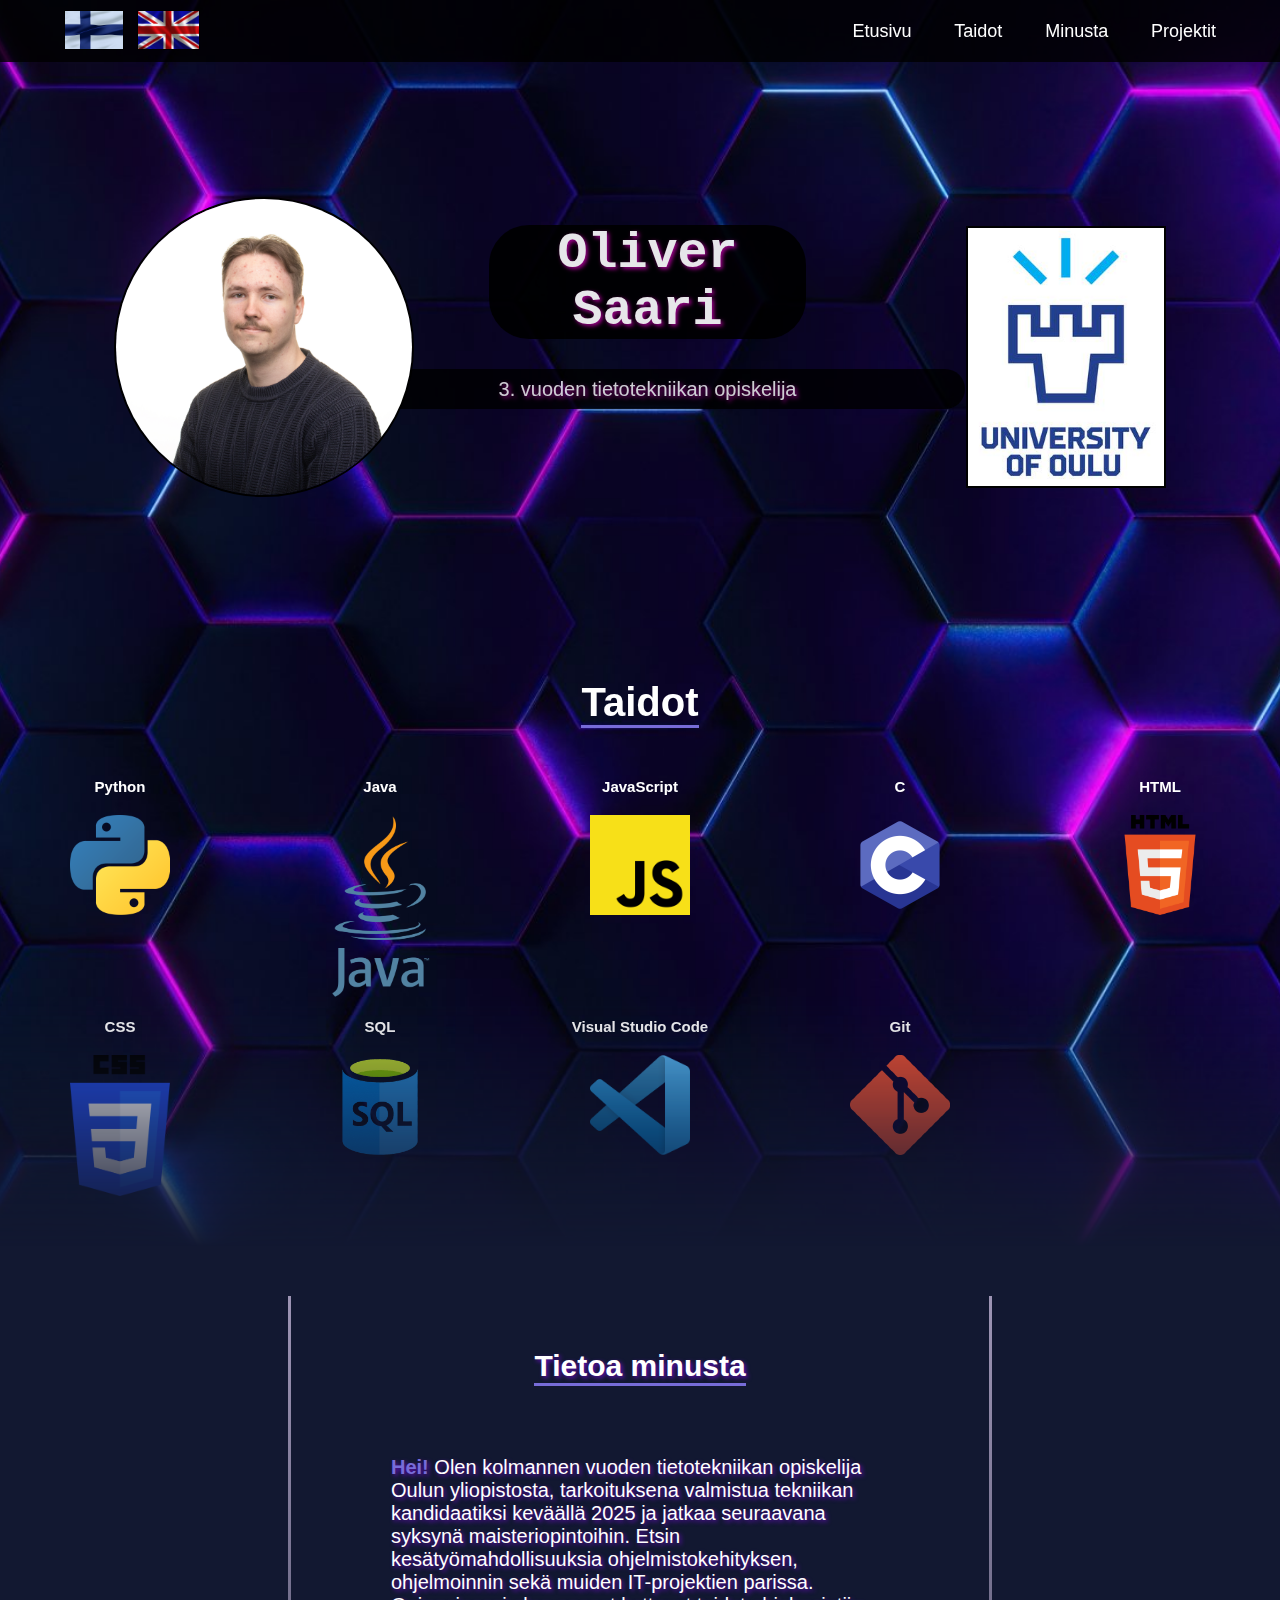
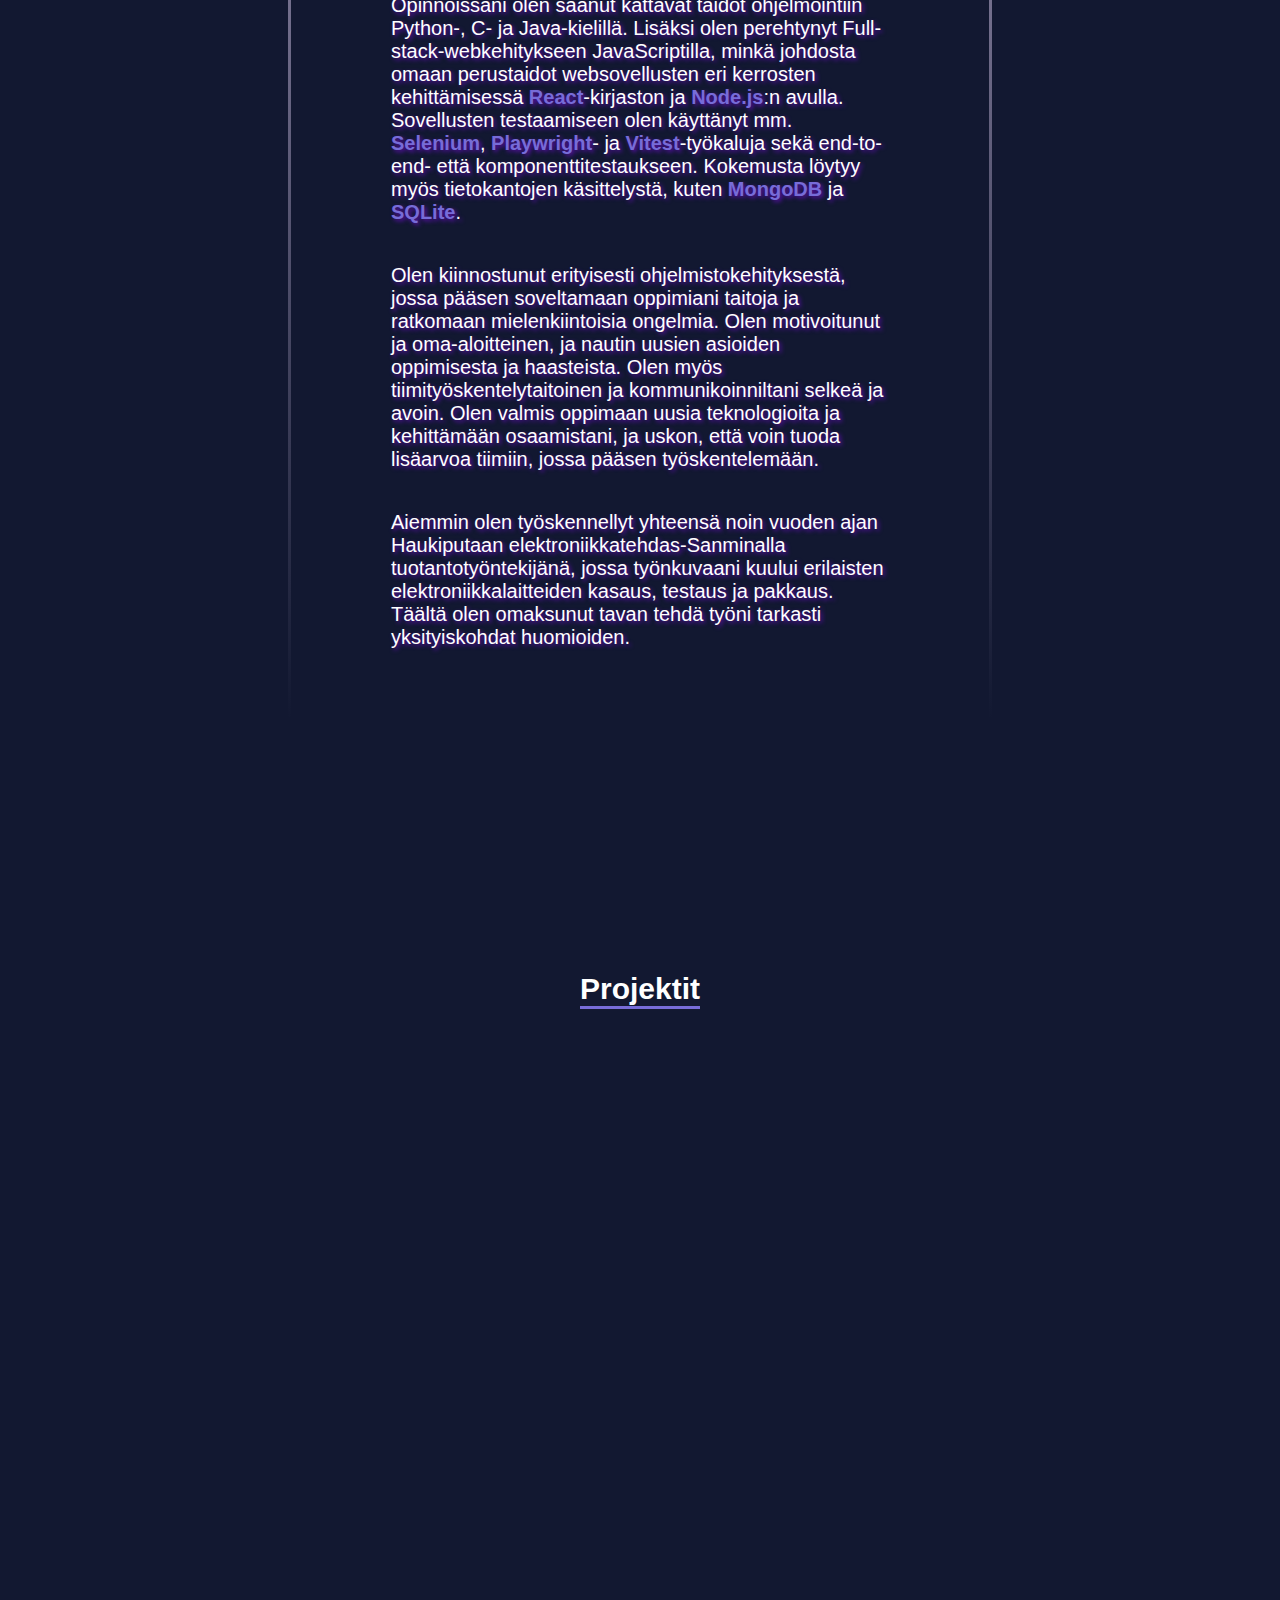
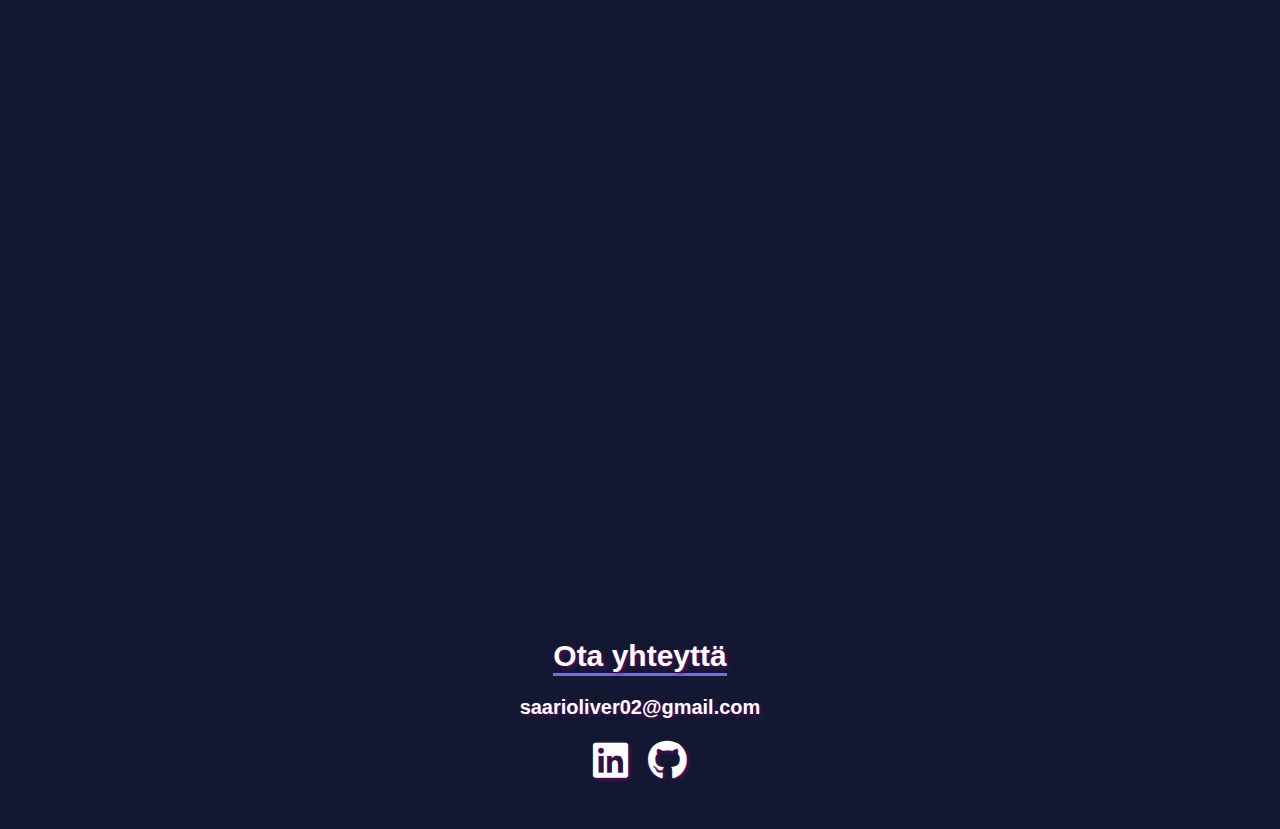
<file: index.html>
<!DOCTYPE html>
<html lang="en">
<head>
  <meta charset="UTF-8">
  <meta name="viewport" content="width=device-width, initial-scale=1.0">
  <link rel="stylesheet" href="https://cdnjs.cloudflare.com/ajax/libs/font-awesome/6.5.2/css/all.min.css">
  <link rel="stylesheet" href="style.css">
  <title>Portfolio | Oliver Saari</title>
</head>
<body>
  <header>
    <div class="languages">
      <a href="index.html" target="_self">
        <img src="./img/finnish-flag.jpg" alt="Finnish flag" class="finnish-flag">
      </a>
      <a href="english.html" target="_self">
        <img src="./img/english-flag.webp" alt="English flag" class="english-flag">
      </a>
    </div>

    <nav>
        <a href="#home" > Etusivu</a>
        <a href="#skills" >Taidot</a>
        <a href="#about" >Minusta</a>
        <a href="#projects" >Projektit</a>
    </nav>
  </header>
  <section class="upper-part">
    <section class="gradient">
      <section class="hero" id="home">
        <div class="intro">
          <img src="./img/main.jpg" alt="Picture of me" class="profile-img">
          <div class="intro-content">
            <h1>Oliver Saari</h1>
            <p>3. vuoden tietotekniikan opiskelija</p>
          </div>
          <img src="./img/UniOulu.jpg" alt="University of Oulu Logo" class="UniOulu">
        </div>
      </section>

      <section  class="skills" id="skills">
        <h2 class="skills-title">Taidot</h2>
        <div class="skills-content">

          <div class ="distinct-skill">
            <h3>Python</h3>
            <img src="./img/python.jpg" alt="Python Logo">
          </div>

          <div class ="distinct-skill">
            <h3>Java</h3>
            <img src="./img/java.jpg" alt="Java Logo">
          </div>
          <div class ="distinct-skill">
            <h3>JavaScript</h3>
            <img src="./img/javascript.jpg" alt="JavaScript Logo">
          </div>

          <div class ="distinct-skill">
            <h3>C</h3>
            <img src="./img/c.jpg" alt="C Logo">
          </div>

          <div class ="distinct-skill">
            <h3>HTML</h3>
            <img src="./img/html.jpg" alt="HTML Logo">
          </div>

          <div class ="distinct-skill">
            <h3>CSS</h3>
            <img src="./img/css.jpg" alt="CSS Logo">
          </div>

          <div class ="distinct-skill">
            <h3>SQL</h3>
            <img src="./img/sql.png" alt="SQL Logo">
          </div>

          <div class ="distinct-skill">
            <h3>Visual Studio Code</h3>
            <img src="./img/vscode.jpg" alt="VS Code Logo">
          </div>

          <div class ="distinct-skill">
            <h3>Git</h3>
            <img src="./img/git.jpg" alt="Git Logo">
          </div>

        </div>
      </section>
    </section>

    <section class="about" id="about">
      <div class="about-content">
        <h2>Tietoa minusta</h2>
        <p><span>Hei!</span> Olen kolmannen vuoden tietotekniikan opiskelija Oulun yliopistosta, tarkoituksena valmistua tekniikan kandidaatiksi keväällä 2025 ja jatkaa seuraavana syksynä maisteriopintoihin.
          Etsin kesätyömahdollisuuksia ohjelmistokehityksen, ohjelmoinnin sekä muiden IT-projektien parissa.
          Opinnoissani olen saanut kattavat taidot ohjelmointiin Python-, C- ja Java-kielillä. Lisäksi olen perehtynyt Full-stack-webkehitykseen
          JavaScriptilla, minkä johdosta omaan perustaidot websovellusten eri kerrosten kehittämisessä <span>React</span>-kirjaston ja <span>Node.js</span>:n avulla.
          Sovellusten testaamiseen olen käyttänyt mm. <span>Selenium</span>, <span>Playwright</span>- ja <span>Vitest</span>-työkaluja sekä end-to-end- että komponenttitestaukseen.
          Kokemusta löytyy myös tietokantojen käsittelystä, kuten <span>MongoDB</span> ja <span>SQLite</span>.
       </p>
       <p>
         Olen kiinnostunut erityisesti ohjelmistokehityksestä, jossa pääsen soveltamaan oppimiani taitoja ja ratkomaan mielenkiintoisia ongelmia.
         Olen motivoitunut ja oma-aloitteinen, ja nautin uusien asioiden oppimisesta ja haasteista. Olen myös tiimityöskentelytaitoinen ja
         kommunikoinniltani selkeä ja avoin. Olen valmis oppimaan uusia teknologioita ja kehittämään osaamistani, ja uskon, että voin tuoda
         lisäarvoa tiimiin, jossa pääsen työskentelemään.  
       </p>
        <p>
          Aiemmin olen työskennellyt yhteensä noin vuoden ajan Haukiputaan elektroniikkatehdas-Sanminalla tuotantotyöntekijänä,
          jossa työnkuvaani kuului erilaisten elektroniikkalaitteiden kasaus, testaus ja pakkaus.
           Täältä olen omaksunut tavan tehdä työni tarkasti yksityiskohdat huomioiden.
        </p>
      </div>
    </section>

    <section class="projects" id="projects">
      <h2>Projektit</h2>
      <div class="projects-content">
        <a class="project-item" href="https://github.com/saarol2/Tamagotchi" target="_blank">
          <img src="./img/tamagotchi.jpg" alt="Tamagotchi image" class="project-img">
          <figcaption>Tamagotchi (C)</figcaption>
        </a>

        <a class="project-item" href="https://github.com/saarol2/bloglist-web-application" target="_blank">
          <img src="./img/bloglist.jpg" alt="Bloglist web application image" class="project-img">
          <figcaption>Bloglist-verkkosovellus (JavaScript)</figcaption>
        </a>

        <a class="project-item" href="https://github.com/saarol2/programming-3" target="_blank">
          <img src="./img/rest-api.jfif" alt="Rest API image" class="project-img">
          <figcaption>Chat-Server API (Java)</figcaption>
        </a>

        <a class="project-item" href="https://github.com/saarol2/Phonebook-web-application" target="_blank">
          <img src="./img/phonebook.jpg" alt="Phonebook app image" class="project-img">
          <figcaption>Puhelinluettelo-verkkosovellus (JavaScript)</figcaption>
        </a>

        <a class="project-item" href="https://github.com/saarol2/Introduction-to-XR-Systems" target="_blank">
          <img src="./img/VRMinigolf.png" alt="Minigolf game image" class="project-img">
          <figcaption>VR Minigolfpeli (Unity/C#)</figcaption>
        </a>

        <a class="project-item" href="https://github.com/saarol2/Minesweeper" target="_blank">
          <img src="./img/minesweeper.jpg" alt="Minesweeper image" class="project-img" >
          <figcaption>Miinaharava (Python)</figcaption>
        </a>

        <a class="project-item" href="https://github.com/saarol2/Programming-2-projects/tree/main/Hangman" target="_blank">
          <img src="./img/hangman.webp" alt="Hangman application image" class="project-img">
          <figcaption>Hirsipuupeli (Java)</figcaption>
        </a>

        <a class="project-item" href="https://github.com/saarol2/saarol2.github.io" target="_blank">
          <img src="./img/portfolio.webp" alt="My portfolio application image" class="project-img">
          <figcaption>Tämä portfolio (HTML/CSS/JavaScript)</figcaption>
        </a>
      </div>
    </section>
  </section>

  <script>
    document.addEventListener('DOMContentLoaded', function () {
      const projectItems = document.querySelectorAll('.project-item');
      const upperPart = document.querySelector('.upper-part');
      const sections = document.querySelector('.gradient');

      function checkVisibility() {
        let anyVisible = false;

        projectItems.forEach(item => {
          const rect = item.getBoundingClientRect();
          const isVisible = rect.top < window.innerHeight && rect.bottom >= 0;

          if (isVisible) {
            item.classList.add('show');
            anyVisible = true;
          } else {
            item.classList.remove('show');
          }
        });

        if (anyVisible) {
          upperPart.classList.add('show');
          sections.forEach(section => section.classList.add('show'));
        } else {
          upperPart.classList.remove('show');
          sections.forEach(section => section.classList.remove('show'));
        }
      }

      window.addEventListener('scroll', checkVisibility);
      checkVisibility();
    });
  </script>

  <footer class="footer">
    <h2>Ota yhteyttä</h2>
    <h3>saarioliver02@gmail.com</h3>
    <div class="social-icons">
      <a class="social-icon" href="https://www.linkedin.com/in/oliver-saari-743a13331/" target="_blank">
        <i class="fa-brands fa-linkedin"></i>
      </a>
      <a class="social-icon" href="https://github.com/saarol2">
        <i class="fa-brands fa-github"></i>
      </a>
  </div>
</footer>
</body>
</html>
</file>
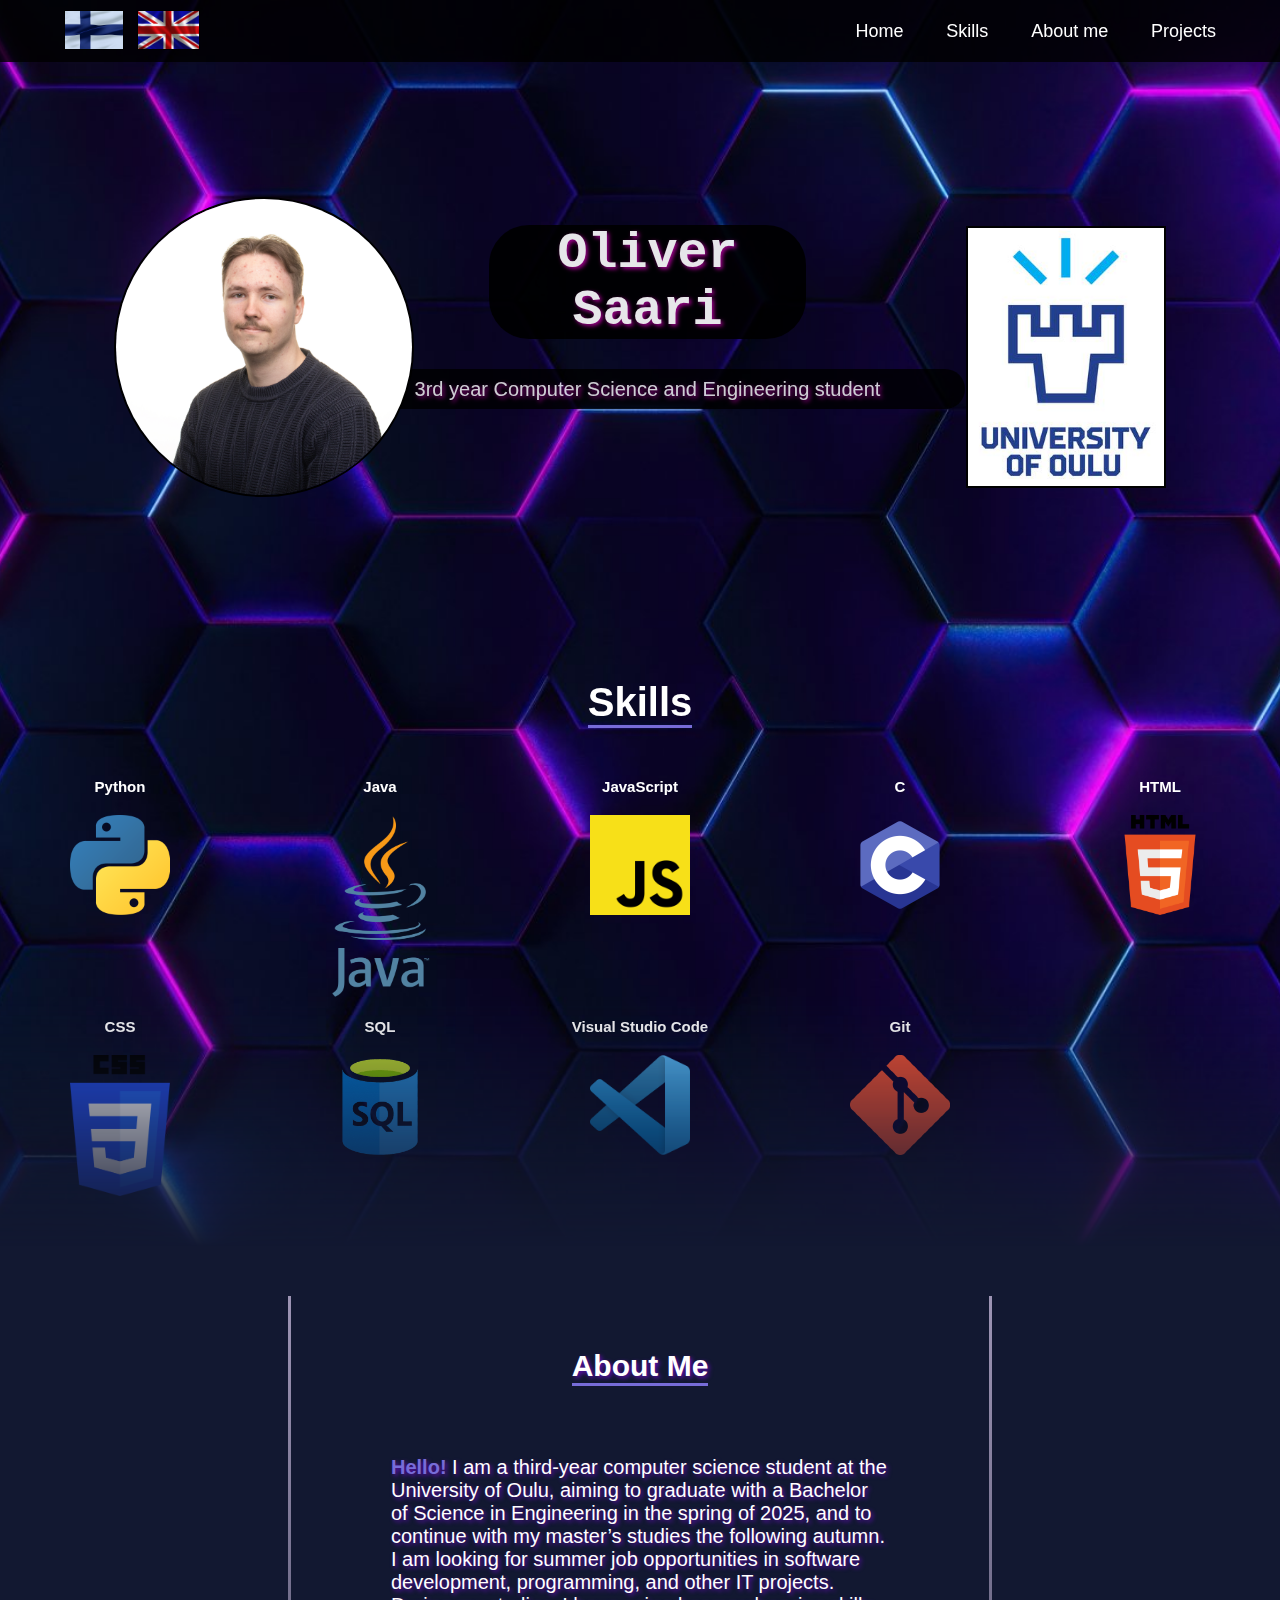
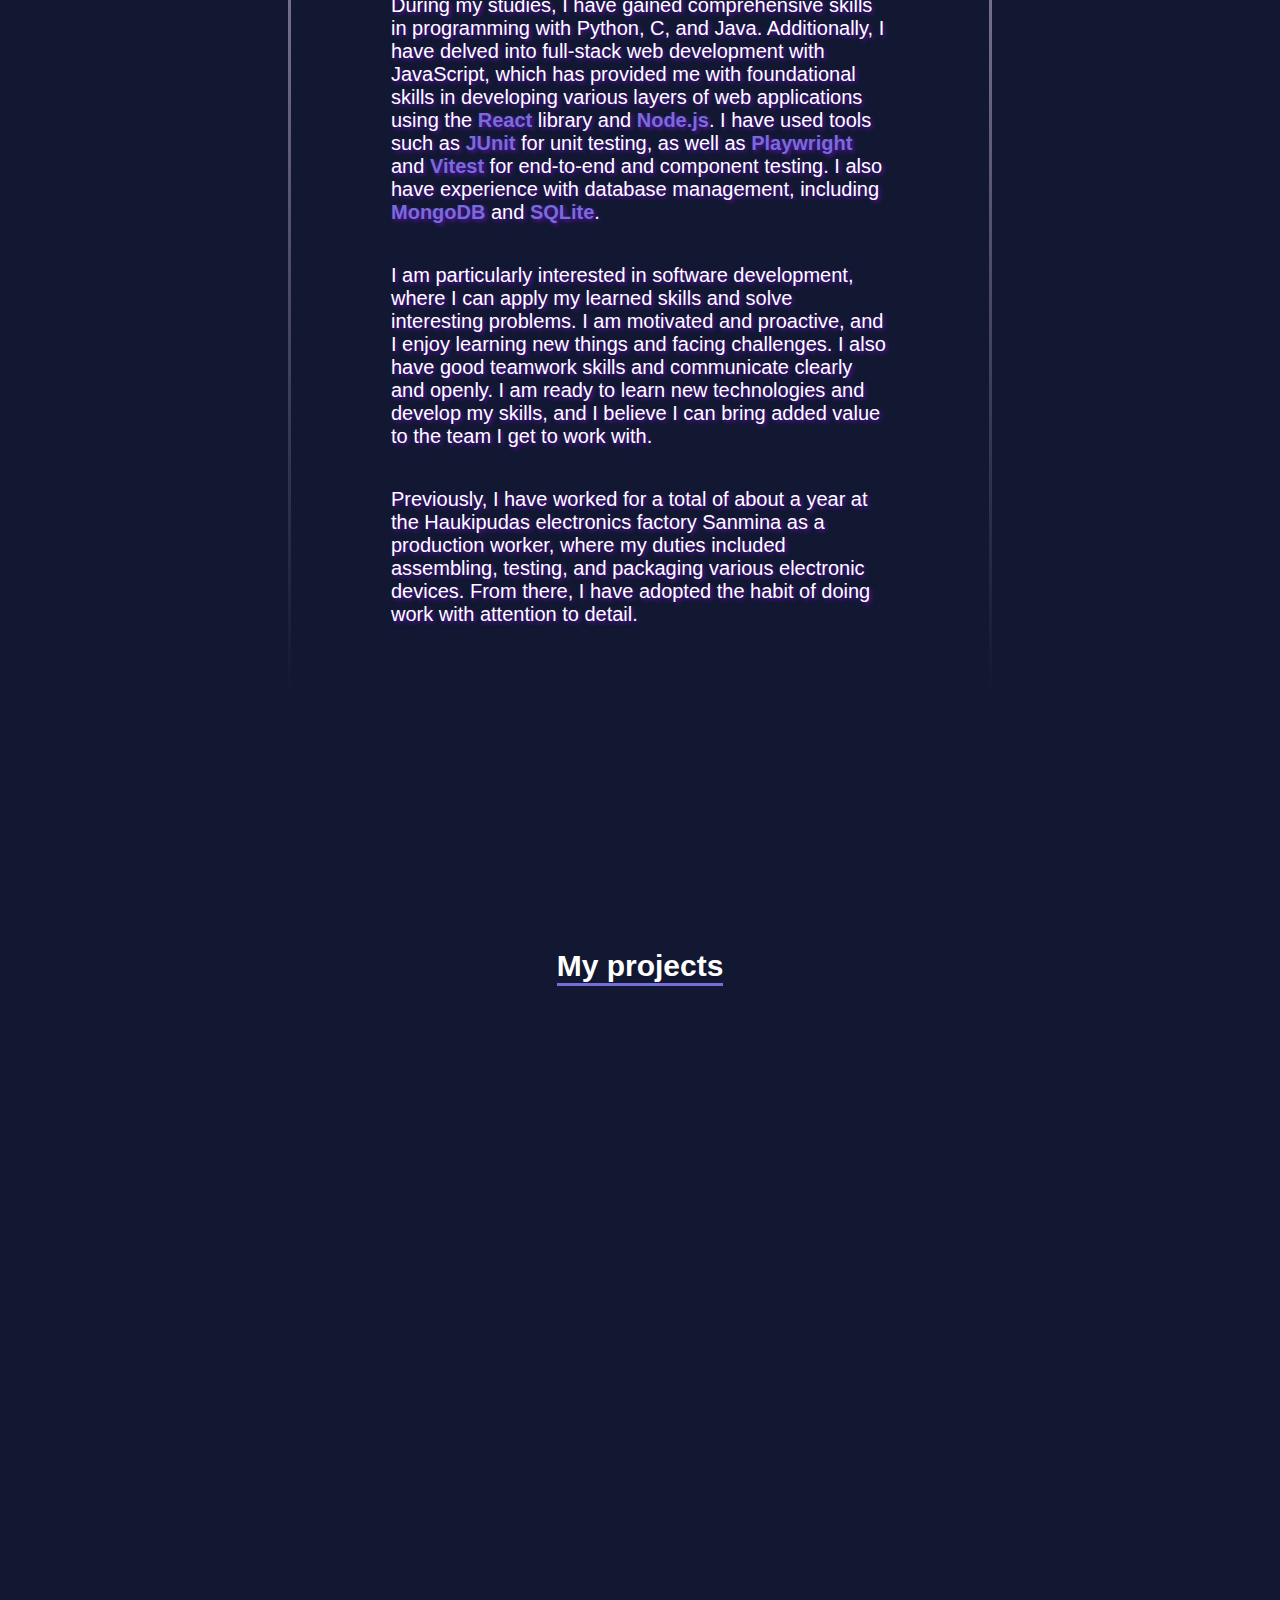
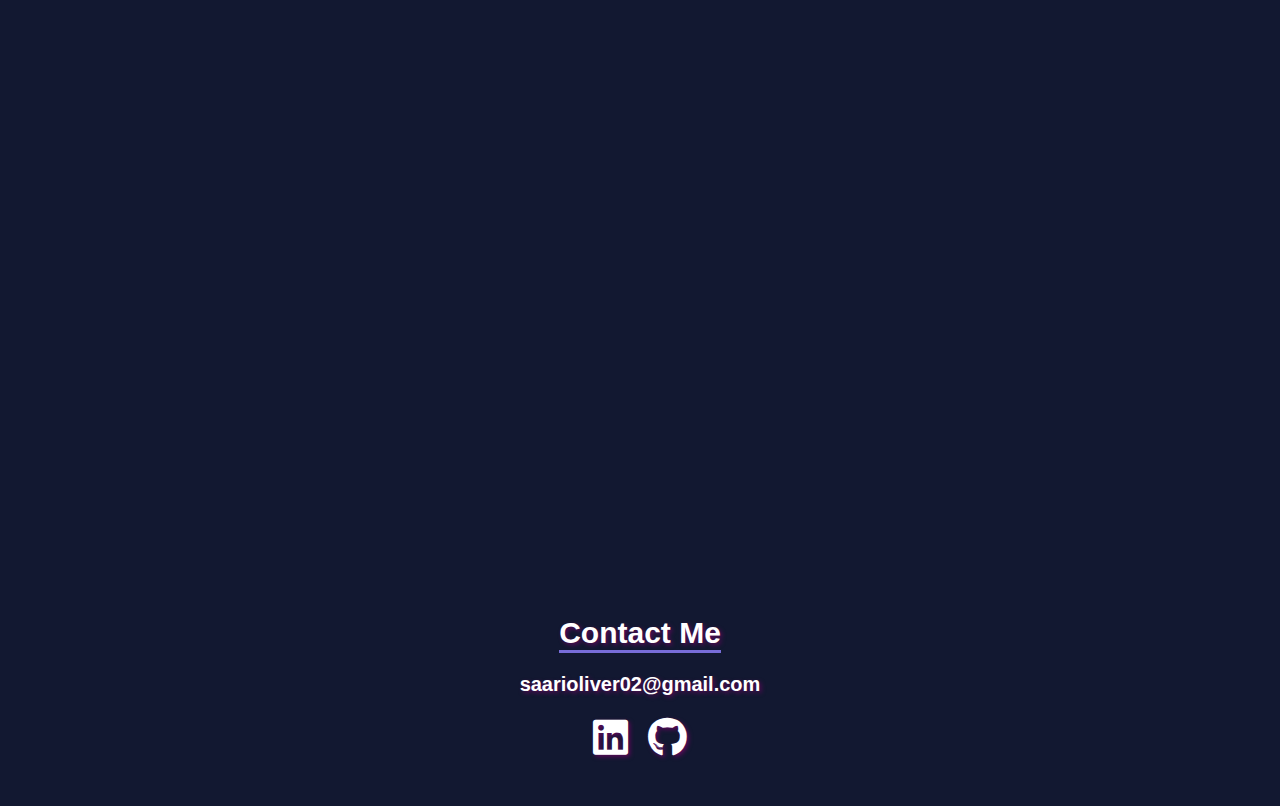
<file: english-page.html>
<!DOCTYPE html>
<html lang="en">
<head>
  <meta charset="UTF-8">
  <meta name="viewport" content="width=device-width, initial-scale=1.0">
  <link rel="stylesheet" href="https://cdnjs.cloudflare.com/ajax/libs/font-awesome/6.5.2/css/all.min.css">
  <link rel="stylesheet" href="style.css">
  <title>Portfolio | Oliver Saari</title>
</head>
<body>
  <header>
    <div class="languages">
      <a href="index.html" target="_self">
        <img src="./img/finnish-flag.jpg" alt="Finnish flag" class="finnish-flag">
      </a>
      <a href="english-page.html" target="_self">
        <img src="./img/english-flag.webp" alt="English flag" class="english-flag">
      </a>
    </div>

    <nav>
        <a href="#home" > Home</a>
        <a href="#skills" >Skills</a>
        <a href="#about" >About me</a>
        <a href="#projects" >Projects</a>
    </nav>
  </header>
  <section class="upper-part">
    <section class="gradient">
      <section class="hero" id="home">
        <div class="intro">
          <img src="./img/main.jpg" alt="Picture of me" class="profile-img">
          <div class="intro-content">
            <h1>Oliver Saari</h1>
            <p>3rd year Computer Science and Engineering student</p>
          </div>
          <img src="./img/UniOulu.jpg" alt="University of Oulu Logo" class="UniOulu">
        </div>
      </section>

      <section  class="skills" id="skills">
        <h2 class="skills-title">Skills</h2>
        <div class="skills-content">

          <div class ="distinct-skill">
            <h3>Python</h3>
            <img src="./img/python.jpg" alt="Python Logo">
          </div>

          <div class ="distinct-skill">
            <h3>Java</h3>
            <img src="./img/java.jpg" alt="Java Logo">
          </div>
          <div class ="distinct-skill">
            <h3>JavaScript</h3>
            <img src="./img/javascript.jpg" alt="JavaScript Logo">
          </div>

          <div class ="distinct-skill">
            <h3>C</h3>
            <img src="./img/c.jpg" alt="C Logo">
          </div>

          <div class ="distinct-skill">
            <h3>HTML</h3>
            <img src="./img/html.jpg" alt="HTML Logo">
          </div>

          <div class ="distinct-skill">
            <h3>CSS</h3>
            <img src="./img/css.jpg" alt="CSS Logo">
          </div>

          <div class ="distinct-skill">
            <h3>SQL</h3>
            <img src="./img/sql.png" alt="SQL Logo">
          </div>

          <div class ="distinct-skill">
            <h3>Visual Studio Code</h3>
            <img src="./img/vscode.jpg" alt="VS Code Logo">
          </div>

          <div class ="distinct-skill">
            <h3>Git</h3>
            <img src="./img/git.jpg" alt="Git Logo">
          </div>

        </div>
      </section>
    </section>

    <section class="about" id="about">
      <div class="about-content">
        <h2>About Me</h2>
        <p><span>Hello!</span> I am a third-year computer science student at the University of Oulu, aiming to graduate with a Bachelor of Science in Engineering in the spring of 2025, and to continue with my master’s studies the following autumn.
          I am looking for summer job opportunities in software development, programming, and other IT projects.
          During my studies, I have gained comprehensive skills in programming with Python, C, and Java. Additionally, I have delved into full-stack web development
          with JavaScript, which has provided me with foundational skills in developing various layers of web applications using the <span>React</span> library and <span>Node.js</span>.
          I have used tools such as <span>JUnit</span> for unit testing, as well as <span>Playwright</span> and <span>Vitest</span> for end-to-end and component testing. I also have experience with database management, including <span>MongoDB</span> and <span>SQLite</span>.
        </p>
        <p>
         I am particularly interested in software development, where I can apply my learned skills and solve interesting problems.
         I am motivated and proactive, and I enjoy learning new things and facing challenges. I also have good teamwork skills and
         communicate clearly and openly. I am ready to learn new technologies and develop my skills, and I believe I can bring
         added value to the team I get to work with.
        </p>
        <p>
          Previously, I have worked for a total of about a year at the Haukipudas electronics factory Sanmina as a production worker, where my duties included assembling, testing, and packaging various electronic devices.
           From there, I have adopted the habit of doing work with attention to detail.
        </p>
      </div>
    </section>

    <section class="projects" id="projects">
      <h2>My projects</h2>
      <div class="projects-content">
        <a class="project-item" href="https://github.com/saarol2/Tamagotchi" target="_blank">
          <img src="./img/tamagotchi.jpg" alt="Tamagotchi image" class="project-img">
          <figcaption>Tamagotchi (C)</figcaption>
        </a>

        <a class="project-item" href="https://github.com/saarol2/bloglist-frontend" target="_blank">
          <img src="./img/bloglist.jpg" alt="Bloglist web application image" class="project-img">
          <figcaption>Bloglist web application (JavaScript)</figcaption>
        </a>

        <a class="project-item" href="https://github.com/saarol2/programming-3" target="_blank">
          <img src="./img/rest-api.jfif" alt="Rest API image" class="project-img">
          <figcaption>Chat Server API (Java)</figcaption>
        </a>

        <a class="project-item" href="https://github.com/saarol2/Full-Stack-Open-part3" target="_blank">
          <img src="./img/phonebook.jpg" alt="Phonebook app image" class="project-img">
          <figcaption>Phonebook web application (JavaScript)</figcaption>
        </a>

        <a class="project-item" href="https://github.com/saarol2/Minesweeper" target="_blank">
          <img src="./img/minesweeper.jpg" alt="Minesweeper image" class="project-img" >
          <figcaption>Minesweeper (Python)</figcaption>
        </a>

        <a class="project-item" href="https://github.com/saarol2/Programming-2-projects/tree/main/Hangman" target="_blank">
          <img src="./img/hangman.webp" alt="Hangman application image" class="project-img">
          <figcaption>Hangman (Java)</figcaption>
        </a>

        <a class="project-item" href="https://github.com/saarol2/saarol2.github.io" target="_blank">
          <img src="./img/portfolio.webp" alt="My portfolio application image" class="project-img">
          <figcaption>This portfolio (HTML/CSS/JavaScript)</figcaption>
        </a>
      </div>
    </section>
  </section>

  <script>
    document.addEventListener('DOMContentLoaded', function () {
      const projectItems = document.querySelectorAll('.project-item');
      const upperPart = document.querySelector('.upper-part');
      const sections = document.querySelector('.gradient');

      function checkVisibility() {
        let anyVisible = false;

        projectItems.forEach(item => {
          const rect = item.getBoundingClientRect();
          const isVisible = rect.top < window.innerHeight && rect.bottom >= 0;

          if (isVisible) {
            item.classList.add('show');
            anyVisible = true;
          } else {
            item.classList.remove('show');
          }
        });

        if (anyVisible) {
          upperPart.classList.add('show');
          sections.forEach(section => section.classList.add('show'));
        } else {
          upperPart.classList.remove('show');
          sections.forEach(section => section.classList.remove('show'));
        }
      }

      window.addEventListener('scroll', checkVisibility);
      checkVisibility();
    });
  </script>

  <footer class="footer">
    <h2>Contact Me</h2>
    <h3>saarioliver02@gmail.com</h3>
    <div class="social-icons">
      <a class="social-icon" href="https://www.linkedin.com/in/oliver-saari-743a13331/" target="_blank">
        <i class="fa-brands fa-linkedin"></i>
      </a>
      <a class="social-icon" href="https://github.com/saarol2">
        <i class="fa-brands fa-github"></i>
      </a>
  </div>
</footer>
</body>
</html>
</file>
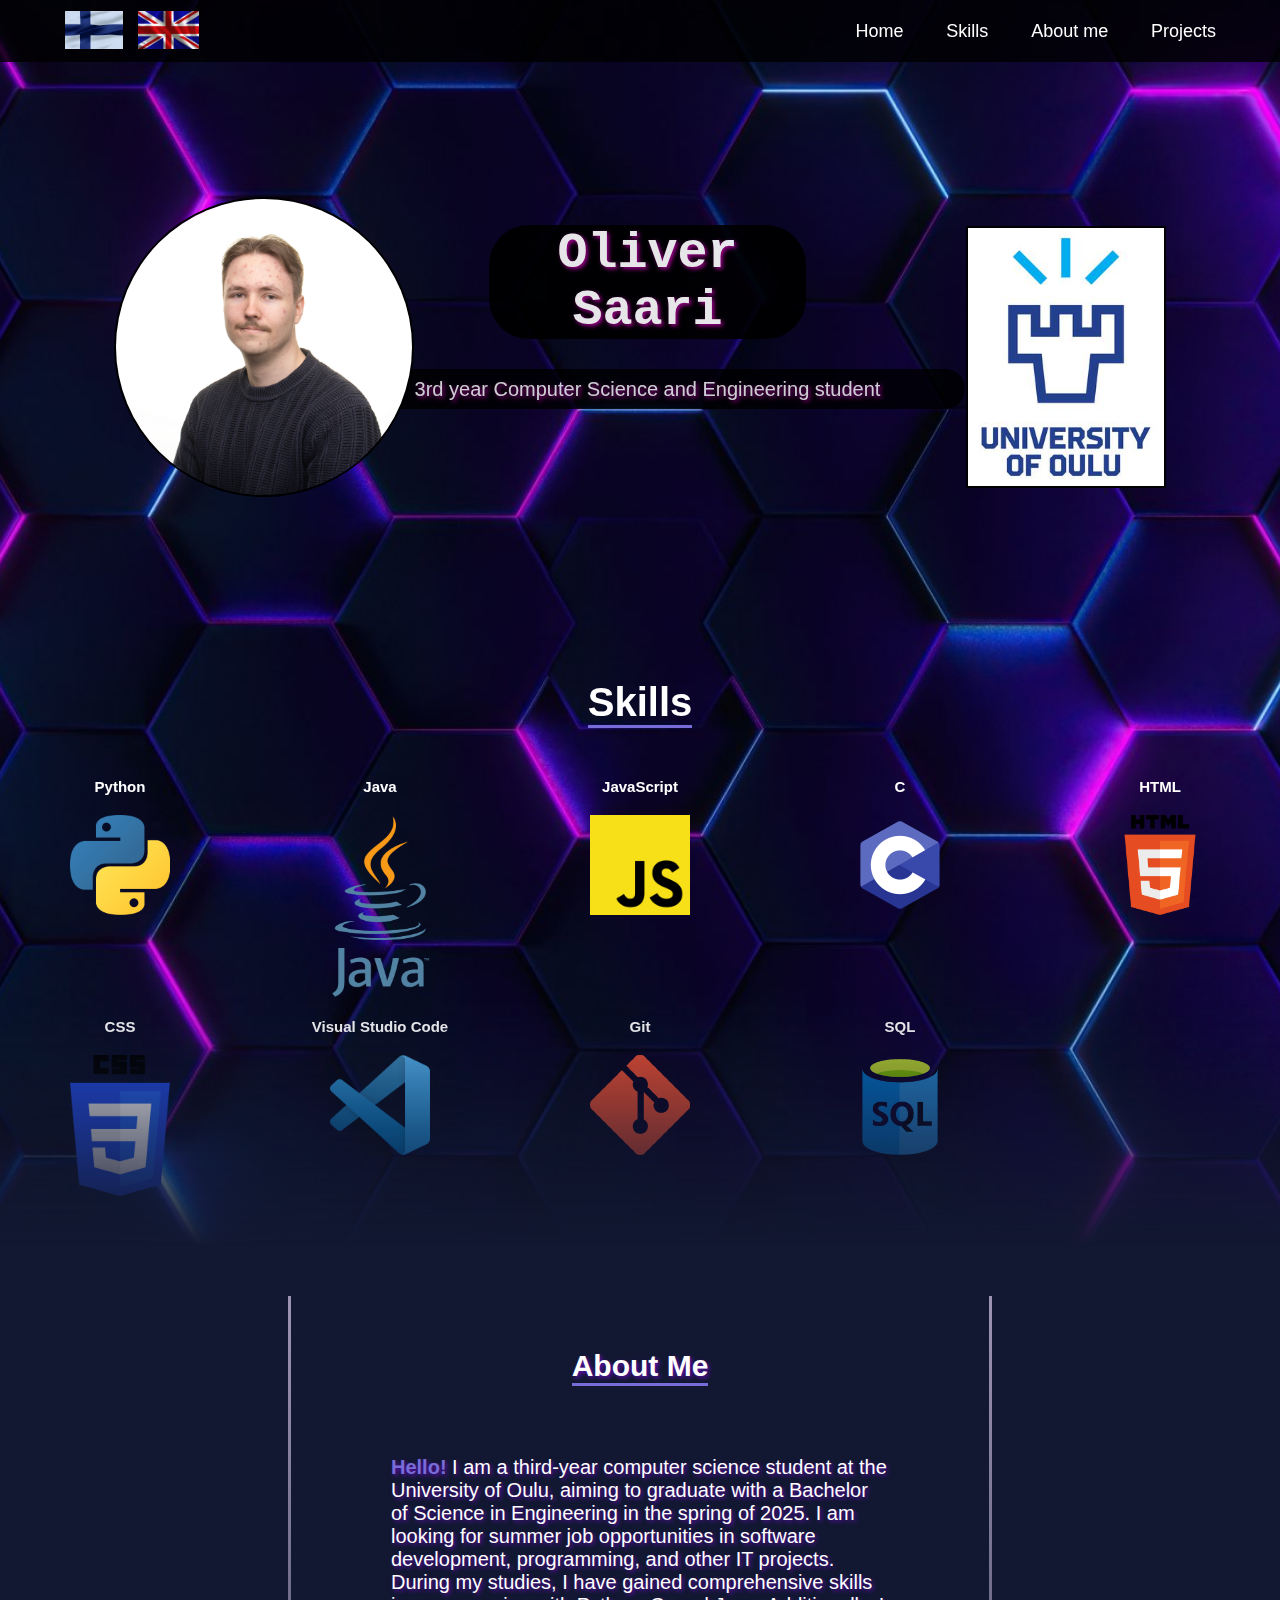
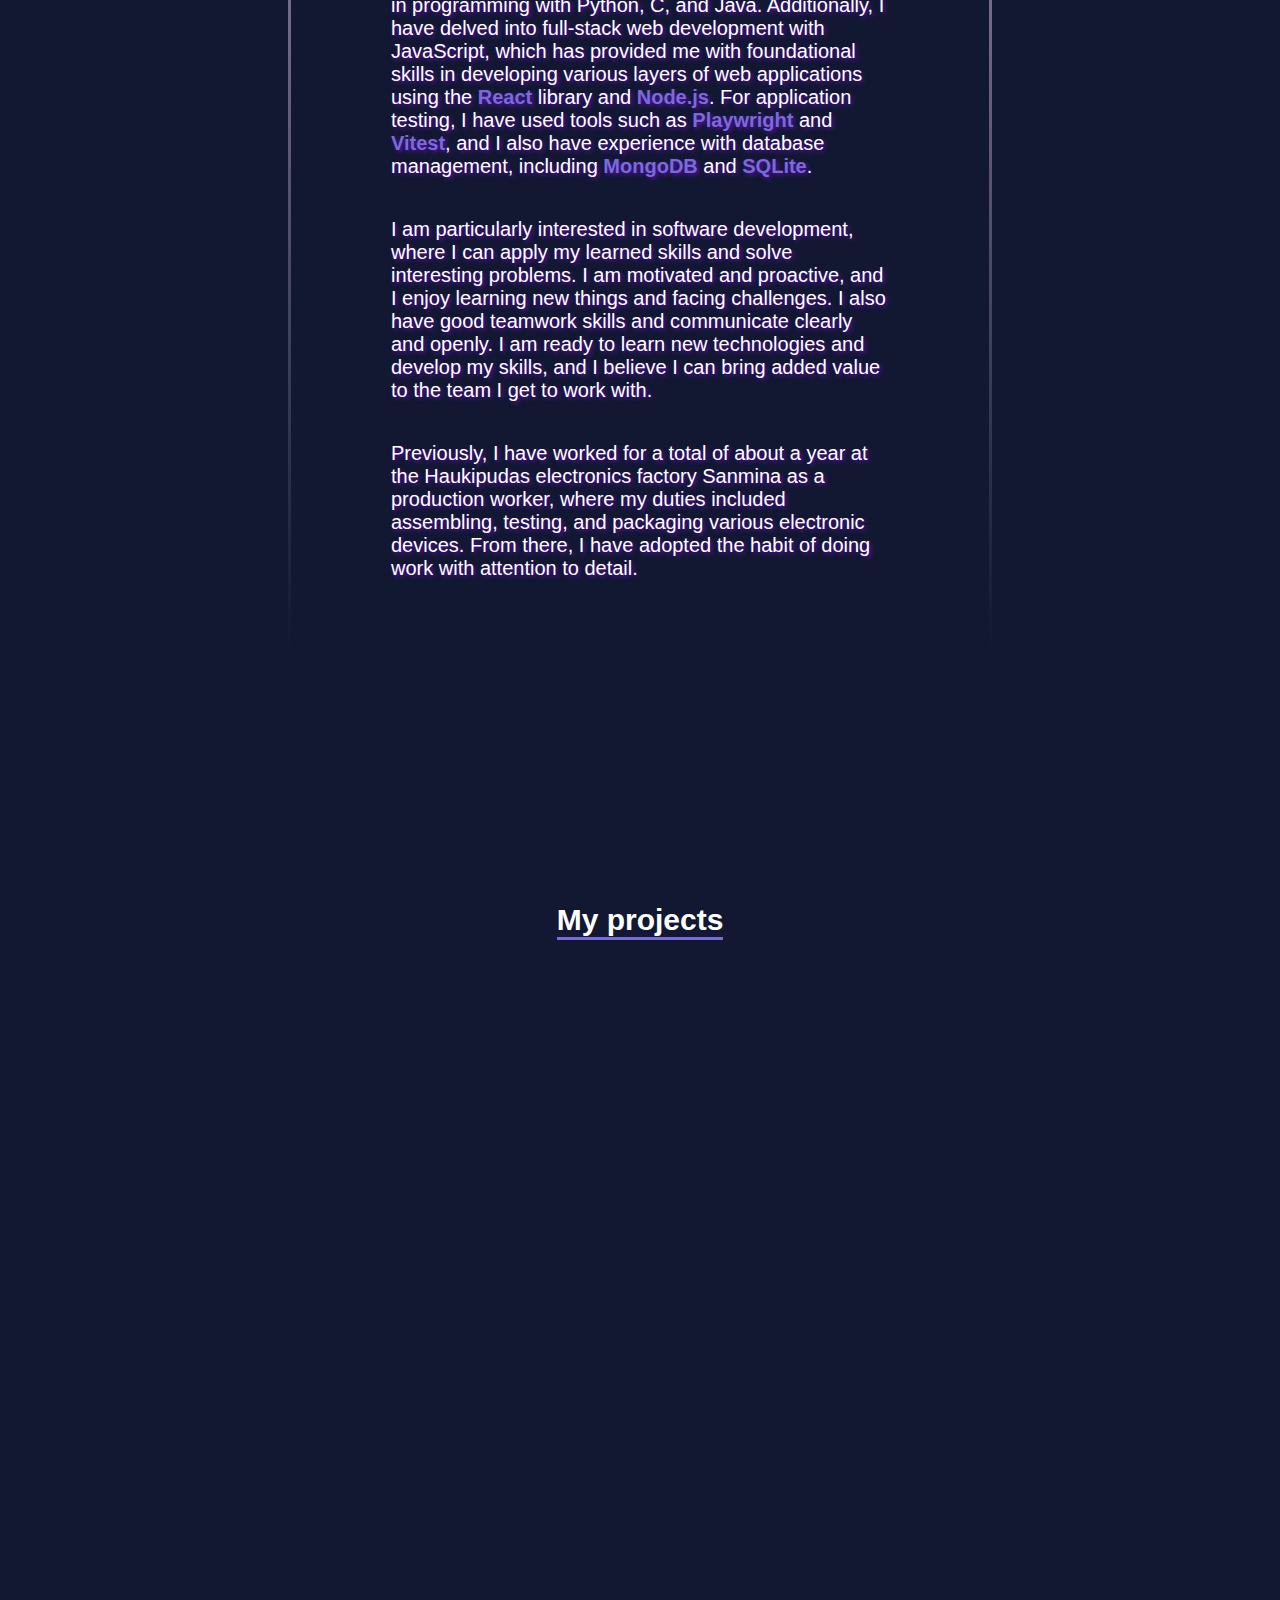
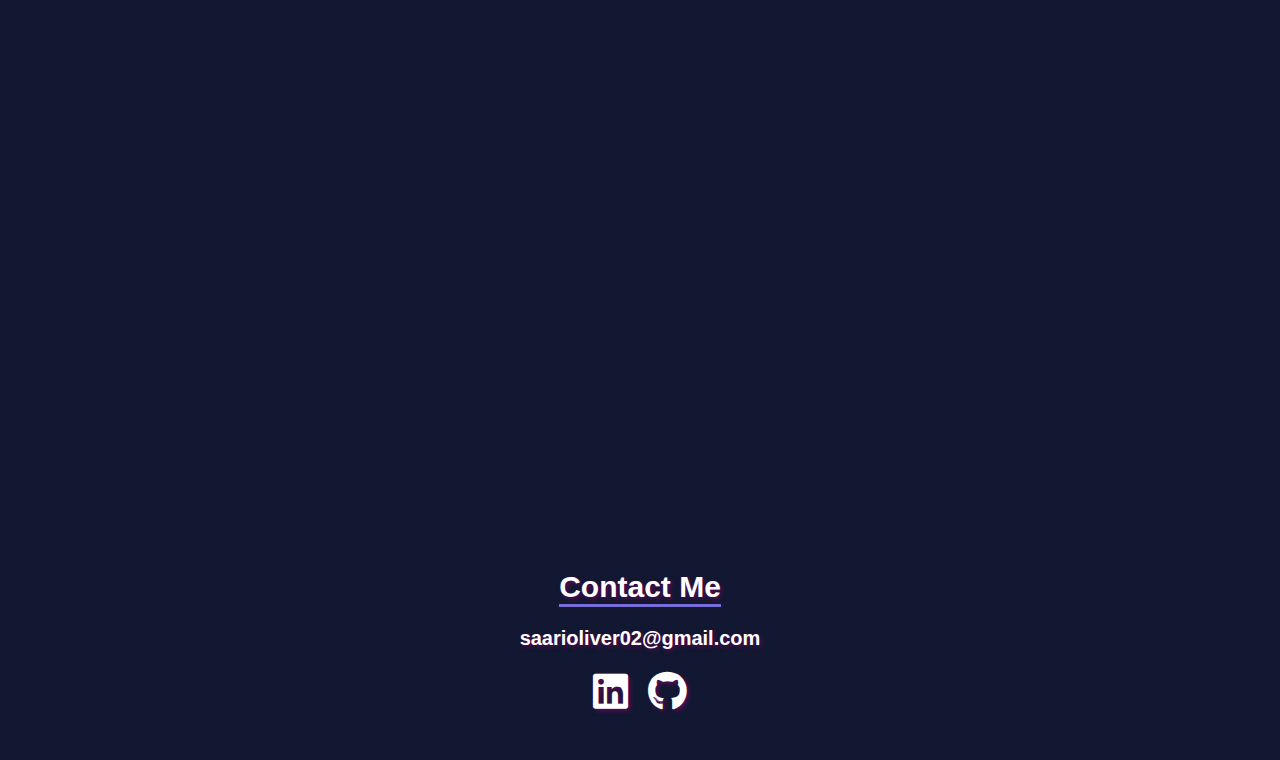
<file: English.html>
<!DOCTYPE html>
<html lang="en">
<head>
  <meta charset="UTF-8">
  <meta name="viewport" content="width=device-width, initial-scale=1.0">
  <link rel="stylesheet" href="https://cdnjs.cloudflare.com/ajax/libs/font-awesome/6.5.2/css/all.min.css">
  <link rel="stylesheet" href="style.css">
  <title>Portfolio | Oliver Saari</title>
</head>
<body>
  <header>
    <div class="languages">
      <a href="index.html" target="_self">
        <img src="./img/finnish-flag.jpg" alt="Finnish flag" class="finnish-flag">
      </a>
      <a href="english.html" target="_self">
        <img src="./img/english-flag.webp" alt="English flag" class="english-flag">
      </a>
    </div>

    <nav>
        <a href="#home" > Home</a>
        <a href="#skills" >Skills</a>
        <a href="#about" >About me</a>
        <a href="#projects" >Projects</a>
    </nav>
  </header>
  <section class="upper-part">
    <section class="gradient">
      <section class="hero" id="home">
        <div class="intro">
          <img src="./img/main.jpg" alt="Picture of me" class="profile-img">
          <div class="intro-content">
            <h1>Oliver Saari</h1>
            <p>3rd year Computer Science and Engineering student</p>
          </div>
          <img src="./img/UniOulu.jpg" alt="University of Oulu Logo" class="UniOulu">
        </div>
      </section>

      <section  class="skills" id="skills">
        <h2 class="skills-title">Skills</h2>
        <div class="skills-content">

          <div class ="distinct-skill">
            <h3>Python</h3>
            <img src="./img/python.jpg" alt="Python Logo">
          </div>

          <div class ="distinct-skill">
            <h3>Java</h3>
            <img src="./img/java.jpg" alt="Java Logo">
          </div>
          <div class ="distinct-skill">
            <h3>JavaScript</h3>
            <img src="./img/javascript.jpg" alt="JavaScript Logo">
          </div>

          <div class ="distinct-skill">
            <h3>C</h3>
            <img src="./img/c.jpg" alt="C Logo">
          </div>

          <div class ="distinct-skill">
            <h3>HTML</h3>
            <img src="./img/html.jpg" alt="HTML Logo">
          </div>

          <div class ="distinct-skill">
            <h3>CSS</h3>
            <img src="./img/css.jpg" alt="CSS Logo">
          </div>

          <div class ="distinct-skill">
            <h3>Visual Studio Code</h3>
            <img src="./img/vscode.jpg" alt="VS Code Logo">
          </div>

          <div class ="distinct-skill">
            <h3>Git</h3>
            <img src="./img/git.jpg" alt="Git Logo">
          </div>

          <div class ="distinct-skill">
            <h3>SQL</h3>
            <img src="./img/sql.png" alt="SQL Logo">
          </div>

        </div>
      </section>
    </section>

    <section class="about" id="about">
      <div class="about-content">
        <h2>About Me</h2>
        <p><span>Hello!</span> I am a third-year computer science student at the University of Oulu, aiming to graduate with a Bachelor of Science in Engineering in the spring of 2025.
          I am looking for summer job opportunities in software development, programming, and other IT projects.
          During my studies, I have gained comprehensive skills in programming with Python, C, and Java. Additionally, I have delved into full-stack web development
          with JavaScript, which has provided me with foundational skills in developing various layers of web applications using the <span>React</span> library and <span>Node.js</span>.
          For application testing, I have used tools such as <span>Playwright</span> and <span>Vitest</span>, and I also have experience with database management, including <span>MongoDB</span> and <span>SQLite</span>.
             </p>
             <p>
         I am particularly interested in software development, where I can apply my learned skills and solve interesting problems.
         I am motivated and proactive, and I enjoy learning new things and facing challenges. I also have good teamwork skills and
         communicate clearly and openly. I am ready to learn new technologies and develop my skills, and I believe I can bring
         added value to the team I get to work with.
             </p>
        <p>
          Previously, I have worked for a total of about a year at the Haukipudas electronics factory Sanmina as a production worker, where my duties included assembling, testing, and packaging various electronic devices.
           From there, I have adopted the habit of doing work with attention to detail.
        </p>
      </div>
    </section>

    <section class="projects" id="projects">
      <h2>My projects</h2>
      <div class="projects-content">
        <a class="project-item" href="https://github.com/saarol2/Tamagotchi" target="_blank">
          <img src="./img/tamagotchi.jpg" alt="Tamagotchi image" class="project-img">
          <figcaption>Tamagotchi (C)</figcaption>
        </a>

        <a class="project-item" href="https://github.com/saarol2/Minesweeper" target="_blank">
          <img src="./img/minesweeper.jpg" alt="Minesweeper image" class="project-img" >
          <figcaption>Minesweeper (Python)</figcaption>
        </a>

        <a class="project-item" href="https://github.com/saarol2/bloglist-frontend" target="_blank">
          <img src="./img/bloglist.jpg" alt="Bloglist web application image" class="project-img">
          <figcaption>Bloglist web application (JavaScript)</figcaption>
        </a>

        <a class="project-item" href="https://github.com/saarol2/programming-3" target="_blank">
          <img src="./img/rest-api.jfif" alt="Rest API image" class="project-img">
          <figcaption>Server API (Java)</figcaption>
        </a>

        <a class="project-item" href="https://github.com/saarol2/Full-Stack-Open-part3" target="_blank">
          <img src="./img/phonebook.jpg" alt="Phonebook app image" class="project-img">
          <figcaption>Phonebook web application (JavaScript)</figcaption>
        </a>

        <a class="project-item" href="https://github.com/saarol2/Programming-2-projects/tree/main/Hangman" target="_blank">
          <img src="./img/hangman.webp" alt="Hangman application image" class="project-img">
          <figcaption>Hangman (Java)</figcaption>
        </a>

        <a class="project-item" href="https://github.com/saarol2/saarol2.github.io" target="_blank">
          <img src="./img/portfolio.webp" alt="My portfolio application image" class="project-img">
          <figcaption>This portfolio (HTML/CSS/JavaScript)</figcaption>
        </a>
      </div>
    </section>
  </section>

  <script>
    document.addEventListener('DOMContentLoaded', function () {
      const projectItems = document.querySelectorAll('.project-item');
      const upperPart = document.querySelector('.upper-part');
      const sections = document.querySelector('.gradient');

      function checkVisibility() {
        let anyVisible = false;

        projectItems.forEach(item => {
          const rect = item.getBoundingClientRect();
          const isVisible = rect.top < window.innerHeight && rect.bottom >= 0;

          if (isVisible) {
            item.classList.add('show');
            anyVisible = true;
          } else {
            item.classList.remove('show');
          }
        });

        if (anyVisible) {
          upperPart.classList.add('show');
          sections.forEach(section => section.classList.add('show'));
        } else {
          upperPart.classList.remove('show');
          sections.forEach(section => section.classList.remove('show'));
        }
      }

      window.addEventListener('scroll', checkVisibility);
      checkVisibility();
    });
  </script>

  <footer class="footer">
    <h2>Contact Me</h2>
    <h3>saarioliver02@gmail.com</h3>
    <div class="social-icons">
      <a class="social-icon" href="https://www.linkedin.com/in/oliver-saari-743a13331/" target="_blank">
        <i class="fa-brands fa-linkedin"></i>
      </a>
      <a class="social-icon" href="https://github.com/saarol2">
        <i class="fa-brands fa-github"></i>
      </a>
  </div>
</footer>
</body>
</html>
</file>
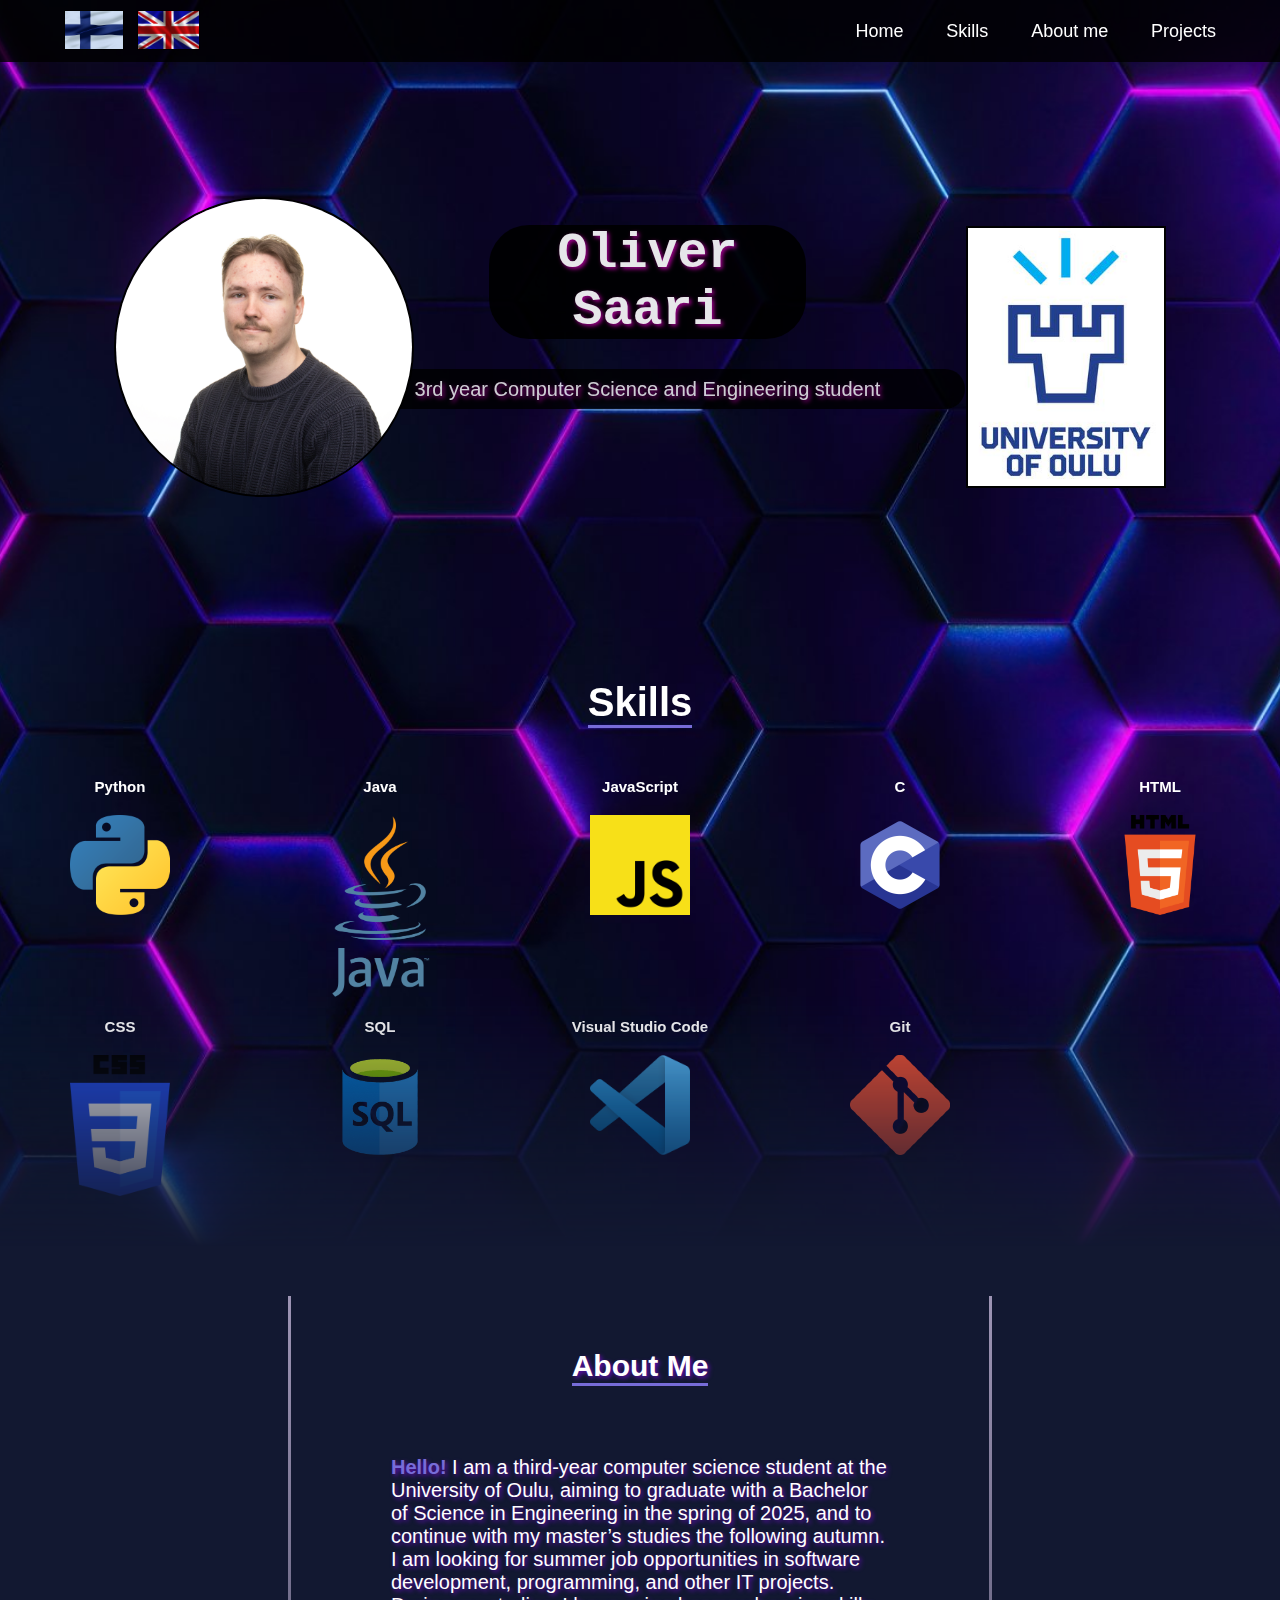
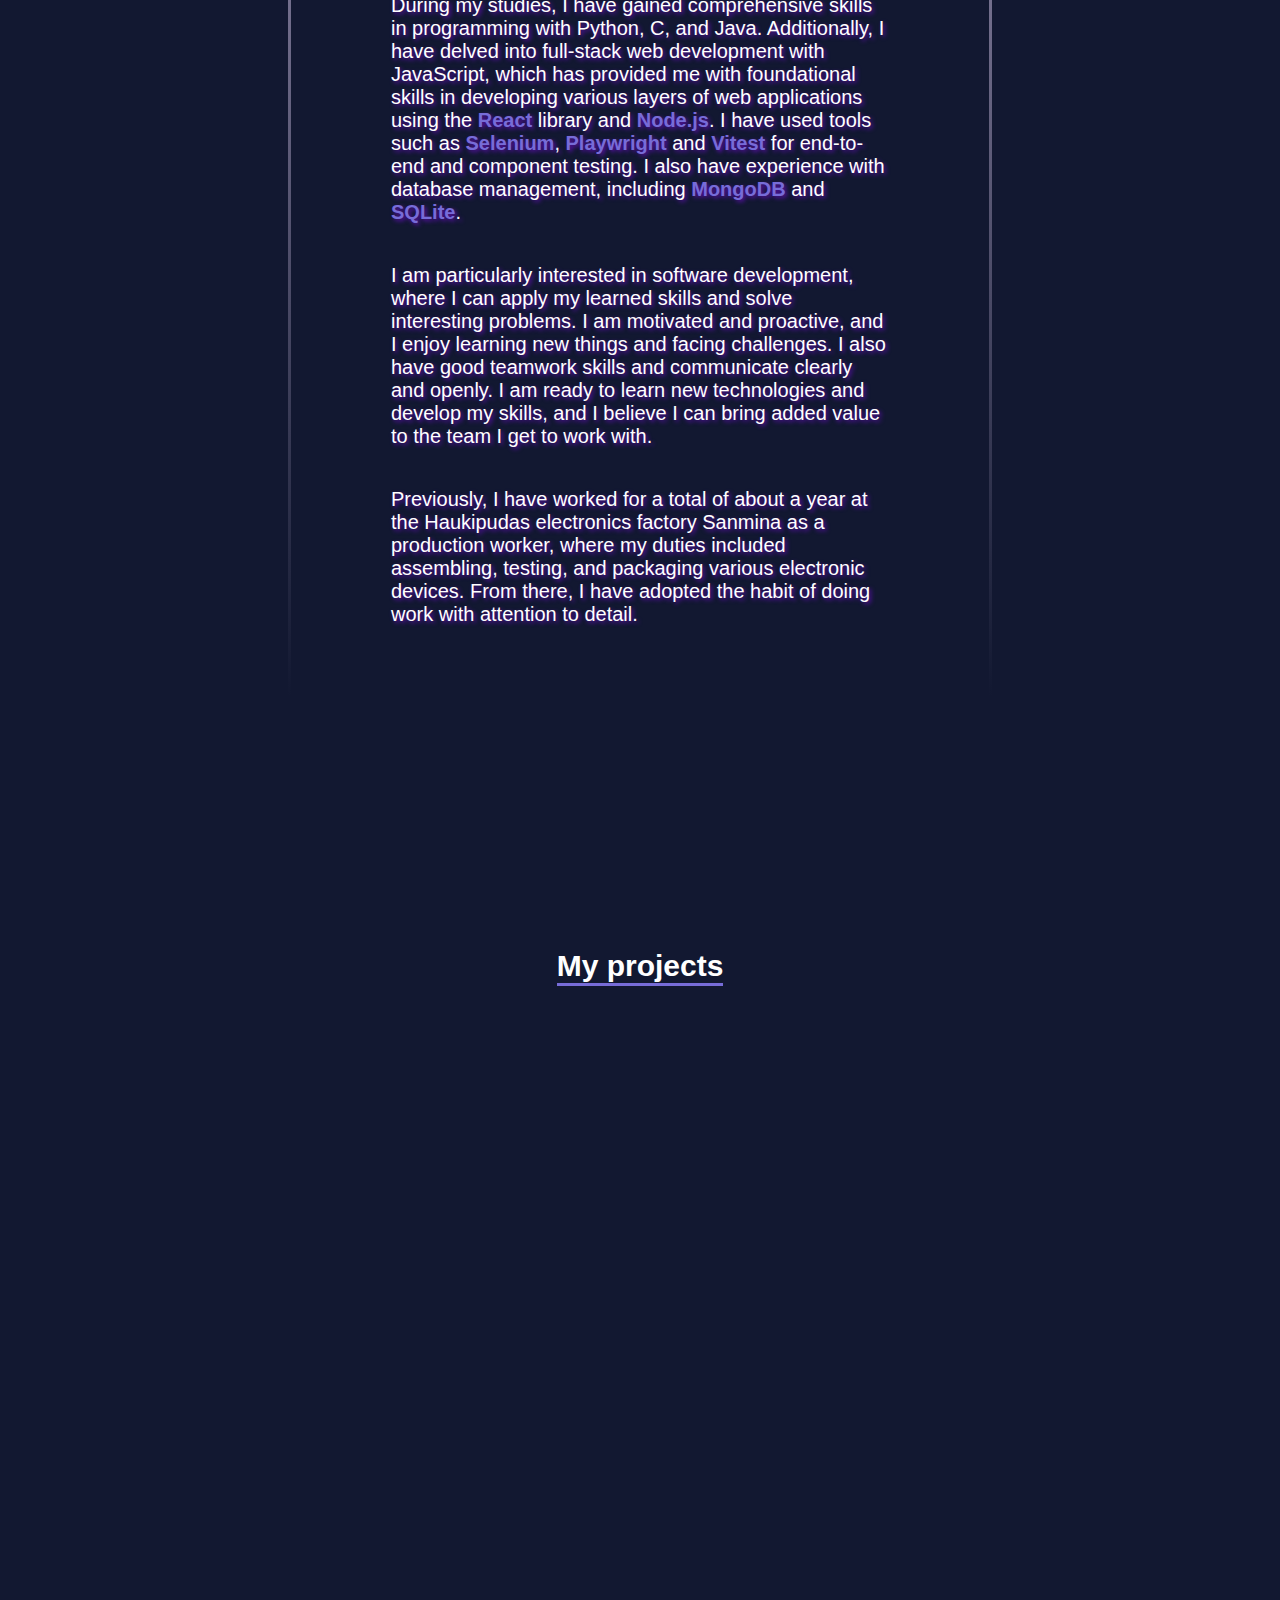
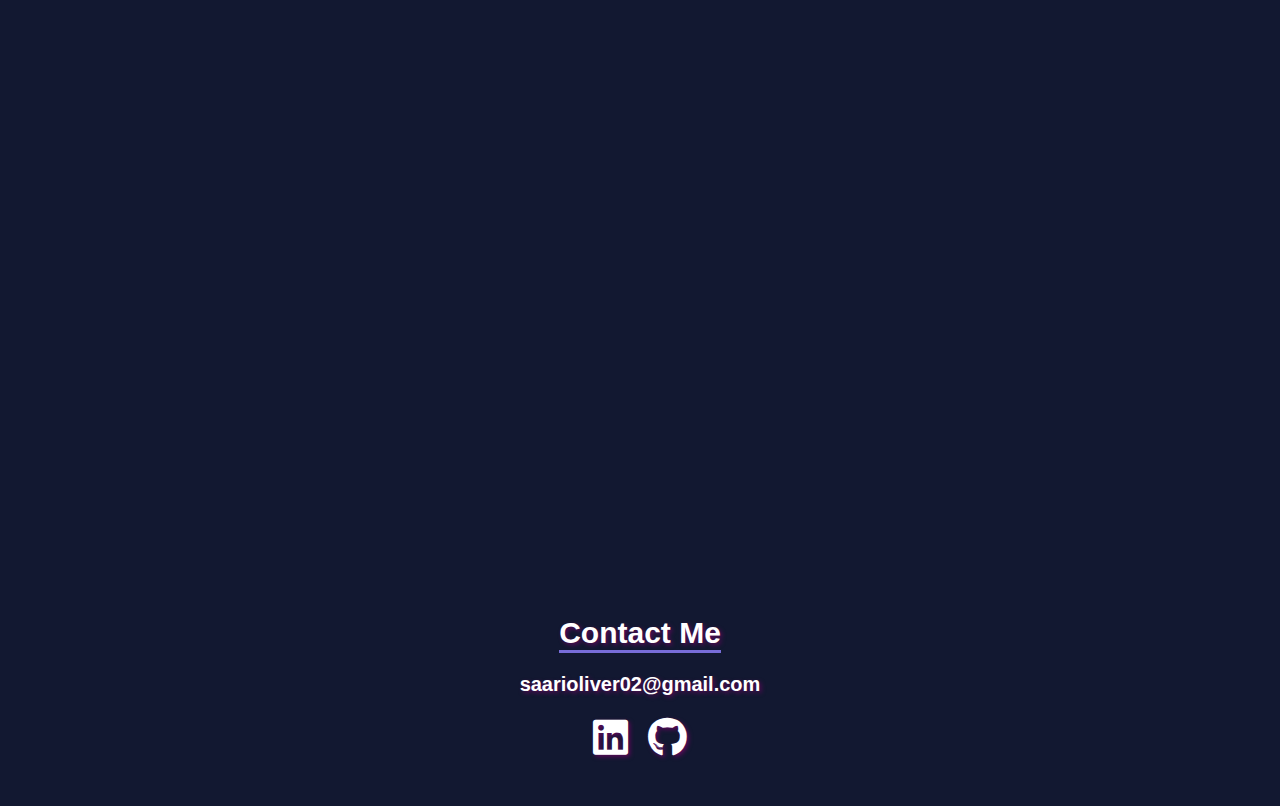
<file: english.html>
<!DOCTYPE html>
<html lang="en">
<head>
  <meta charset="UTF-8">
  <meta name="viewport" content="width=device-width, initial-scale=1.0">
  <link rel="stylesheet" href="https://cdnjs.cloudflare.com/ajax/libs/font-awesome/6.5.2/css/all.min.css">
  <link rel="stylesheet" href="style.css">
  <title>Portfolio | Oliver Saari</title>
</head>
<body>
  <header>
    <div class="languages">
      <a href="index.html" target="_self">
        <img src="./img/finnish-flag.jpg" alt="Finnish flag" class="finnish-flag">
      </a>
      <a href="english.html" target="_self">
        <img src="./img/english-flag.webp" alt="English flag" class="english-flag">
      </a>
    </div>

    <nav>
        <a href="#home" > Home</a>
        <a href="#skills" >Skills</a>
        <a href="#about" >About me</a>
        <a href="#projects" >Projects</a>
    </nav>
  </header>
  <section class="upper-part">
    <section class="gradient">
      <section class="hero" id="home">
        <div class="intro">
          <img src="./img/main.jpg" alt="Picture of me" class="profile-img">
          <div class="intro-content">
            <h1>Oliver Saari</h1>
            <p>3rd year Computer Science and Engineering student</p>
          </div>
          <img src="./img/UniOulu.jpg" alt="University of Oulu Logo" class="UniOulu">
        </div>
      </section>

      <section  class="skills" id="skills">
        <h2 class="skills-title">Skills</h2>
        <div class="skills-content">

          <div class ="distinct-skill">
            <h3>Python</h3>
            <img src="./img/python.jpg" alt="Python Logo">
          </div>

          <div class ="distinct-skill">
            <h3>Java</h3>
            <img src="./img/java.jpg" alt="Java Logo">
          </div>
          <div class ="distinct-skill">
            <h3>JavaScript</h3>
            <img src="./img/javascript.jpg" alt="JavaScript Logo">
          </div>

          <div class ="distinct-skill">
            <h3>C</h3>
            <img src="./img/c.jpg" alt="C Logo">
          </div>

          <div class ="distinct-skill">
            <h3>HTML</h3>
            <img src="./img/html.jpg" alt="HTML Logo">
          </div>

          <div class ="distinct-skill">
            <h3>CSS</h3>
            <img src="./img/css.jpg" alt="CSS Logo">
          </div>

          <div class ="distinct-skill">
            <h3>SQL</h3>
            <img src="./img/sql.png" alt="SQL Logo">
          </div>

          <div class ="distinct-skill">
            <h3>Visual Studio Code</h3>
            <img src="./img/vscode.jpg" alt="VS Code Logo">
          </div>

          <div class ="distinct-skill">
            <h3>Git</h3>
            <img src="./img/git.jpg" alt="Git Logo">
          </div>

        </div>
      </section>
    </section>

    <section class="about" id="about">
      <div class="about-content">
        <h2>About Me</h2>
        <p><span>Hello!</span> I am a third-year computer science student at the University of Oulu, aiming to graduate with a Bachelor of Science in Engineering in the spring of 2025, and to continue with my master’s studies the following autumn.
          I am looking for summer job opportunities in software development, programming, and other IT projects.
          During my studies, I have gained comprehensive skills in programming with Python, C, and Java. Additionally, I have delved into full-stack web development
          with JavaScript, which has provided me with foundational skills in developing various layers of web applications using the <span>React</span> library and <span>Node.js</span>.
          I have used tools such as <span>Selenium</span>, <span>Playwright</span> and <span>Vitest</span> for end-to-end and component testing. I also have experience with database management, including <span>MongoDB</span> and <span>SQLite</span>.
        </p>
        <p>
         I am particularly interested in software development, where I can apply my learned skills and solve interesting problems.
         I am motivated and proactive, and I enjoy learning new things and facing challenges. I also have good teamwork skills and
         communicate clearly and openly. I am ready to learn new technologies and develop my skills, and I believe I can bring
         added value to the team I get to work with.
        </p>
        <p>
          Previously, I have worked for a total of about a year at the Haukipudas electronics factory Sanmina as a production worker, where my duties included assembling, testing, and packaging various electronic devices.
           From there, I have adopted the habit of doing work with attention to detail.
        </p>
      </div>
    </section>

    <section class="projects" id="projects">
      <h2>My projects</h2>
      <div class="projects-content">
        <a class="project-item" href="https://github.com/saarol2/Tamagotchi" target="_blank">
          <img src="./img/tamagotchi.jpg" alt="Tamagotchi image" class="project-img">
          <figcaption>Tamagotchi (C)</figcaption>
        </a>

        <a class="project-item" href="https://github.com/saarol2/bloglist-frontend" target="_blank">
          <img src="./img/bloglist.jpg" alt="Bloglist web application image" class="project-img">
          <figcaption>Bloglist web application (JavaScript)</figcaption>
        </a>

        <a class="project-item" href="https://github.com/saarol2/programming-3" target="_blank">
          <img src="./img/rest-api.jfif" alt="Rest API image" class="project-img">
          <figcaption>Chat Server API (Java)</figcaption>
        </a>

        <a class="project-item" href="https://github.com/saarol2/Full-Stack-Open-part3" target="_blank">
          <img src="./img/phonebook.jpg" alt="Phonebook app image" class="project-img">
          <figcaption>Phonebook web application (JavaScript)</figcaption>
        </a>

        <a class="project-item" href="https://github.com/saarol2/Introduction-to-XR-Systems" target="_blank">
          <img src="./img/VRMinigolf.png" alt="Minigolf game image" class="project-img">
          <figcaption>VR minigolfgame (Unity/C#)</figcaption>
        </a>

        <a class="project-item" href="https://github.com/saarol2/Minesweeper" target="_blank">
          <img src="./img/minesweeper.jpg" alt="Minesweeper image" class="project-img" >
          <figcaption>Minesweeper (Python)</figcaption>
        </a>

        <a class="project-item" href="https://github.com/saarol2/Programming-2-projects/tree/main/Hangman" target="_blank">
          <img src="./img/hangman.webp" alt="Hangman application image" class="project-img">
          <figcaption>Hangman (Java)</figcaption>
        </a>

        <a class="project-item" href="https://github.com/saarol2/saarol2.github.io" target="_blank">
          <img src="./img/portfolio.webp" alt="My portfolio application image" class="project-img">
          <figcaption>This portfolio (HTML/CSS/JavaScript)</figcaption>
        </a>
      </div>
    </section>
  </section>

  <script>
    document.addEventListener('DOMContentLoaded', function () {
      const projectItems = document.querySelectorAll('.project-item');
      const upperPart = document.querySelector('.upper-part');
      const sections = document.querySelector('.gradient');

      function checkVisibility() {
        let anyVisible = false;

        projectItems.forEach(item => {
          const rect = item.getBoundingClientRect();
          const isVisible = rect.top < window.innerHeight && rect.bottom >= 0;

          if (isVisible) {
            item.classList.add('show');
            anyVisible = true;
          } else {
            item.classList.remove('show');
          }
        });

        if (anyVisible) {
          upperPart.classList.add('show');
          sections.forEach(section => section.classList.add('show'));
        } else {
          upperPart.classList.remove('show');
          sections.forEach(section => section.classList.remove('show'));
        }
      }

      window.addEventListener('scroll', checkVisibility);
      checkVisibility();
    });
  </script>

  <footer class="footer">
    <h2>Contact Me</h2>
    <h3>saarioliver02@gmail.com</h3>
    <div class="social-icons">
      <a class="social-icon" href="https://www.linkedin.com/in/oliver-saari-743a13331/" target="_blank">
        <i class="fa-brands fa-linkedin"></i>
      </a>
      <a class="social-icon" href="https://github.com/saarol2">
        <i class="fa-brands fa-github"></i>
      </a>
  </div>
</footer>
</body>
</html>
</file>
<file: style.css>
:root {
  --bg-dark: rgb(44, 44, 44);
  --bg-black: rgba(0, 0, 0, 0.8);
  --bg-light-grey: #dfdede;
  --text-white: white;
  --highlight-color: #776cd8;
  --gradient-light-gray: rgb(82, 81, 81);
  --gradient-white: white;
  --gradient-black: black;
  --animation-color1: #00EFF6;
  --animation-color2: #FF507D;
  --dark-blue: #121831;
}


*{
  margin: 0;
  padding: 0;
  box-sizing: border-box;
  border: none;
  outline: none;
  font-family: 'Lucida Sans', 'Lucida Sans Regular', 'Lucida Grande', 'Lucida Sans Unicode', Geneva, Verdana, sans-serif;
  text-decoration: none;
}

html{
  font-size: 62.5%;
  scroll-behavior: smooth;
  scroll-padding-top: 60px;
  
}

body{
  background-color: var(--dark-blue);
  color: var(--text-white);
  width: 100%;
  height: 100%;
  overflow-x: hidden;
  color: white;
}

/*Header*/

header{
  position: fixed;
  top: 0;
  left: 0;
  width: 100%;
  padding: 1rem 5%;
  background-color: var(--bg-black);
  filter: drop-shadow(10px);
  display: flex;
  justify-content: space-between;
  align-items: center;
  z-index: 10;
}

.finnish-flag, .english-flag {
  background-size: cover;
  border: 1px solid black;
  height: 40px;
  width: auto;
  opacity: 1;
  z-index: 11;
}

.finnish-flag {
  width: 60px;
  margin-right: 10px;
}

.finnish-flag:hover, .english-flag:hover {
  scale: 1.05;
}

nav a{
  font-size: 1.8rem;
  color: var(--text-white);
  margin-left: 4rem;
  font-weight: 500;
  transition: 0.3s ease;
  border-bottom: 3px solid transparent;
}

nav a:hover {
  color: var(--highlight-color);
  border-bottom: 3px solid var(--highlight-color);
}

/*Hero Section*/

.profile-img {
  margin-right: 75px;
  width: 300px;
  height: auto;
  max-width: 100%;
  border-radius: 50%;
  z-index: 1;
  border: 2px black solid;
  transition: transform 0.3s ease;
}

.profile-img:hover {
  transform: perspective(1000px) rotateY(10deg) rotateX(10deg);
}


.UniOulu {
  width: 200px;
  height: auto;
  object-fit: cover;
  margin-top: 20px;
  border: 2px black solid;
  z-index: 1;
  transition: transform 0.3s ease;
}

.UniOulu:hover {
  transform: scale(1.05);
}

.hero {
  position: relative;
  min-height: 70vh;
  display: flex;
  justify-content: center;
  align-items: center;
  padding-top: 5%;
}

.gradient {
  background: var(--dark-blue) url('./img/hexagon-bg.jpg') no-repeat center center;
  mask-image: linear-gradient(to bottom, black 80%, transparent);
  background-size: cover;
  background-position: center;
  transition: mask-image 1s ease;
}

.intro {
  position: relative;
  width: 70%;
  height: auto;
  display: flex;
  flex-direction: row;
  justify-content: center;
  align-items: center;
  padding: 50px;
  font-size: 20px;
  margin: 0 auto;
}

.intro-content {
  margin-right: 8em;
  margin-top: -30px;
  justify-content: center;
  display: flex;
  flex-direction: column;
  align-items: center;
  text-align: center;
  text-shadow: 2px 2px 4px rgba(255, 0, 221, 0.7);
}

.intro h1 {
  font-size: 50px;
  position: relative;
  bottom: 30px;
  font-family:'Courier New', Courier, monospace;
  animation: colorChange 3s infinite;
  background-color: var(--gradient-black);
  padding: 0 15px;
  border-radius: 40px;
  opacity: 90%;
}

.intro p {
  font-size: 20px;
  background-color: var(--gradient-black);
  width: 350%; 
  height: 40px;
  justify-content: center;
  display: flex;
  flex-direction: column;
  border-radius: 40px;
  opacity: 80%;
}

/*Skills Section*/

.skills{
  background-color: transparent;
  padding-bottom: 50px;
  font-size: 20px;
}


.skills-title {
  font-size: 4rem;
  text-align: center;
  margin: 50px auto;
  font-weight: 700;
  border-bottom: 3px solid var(--highlight-color);
  display: block;
  width: fit-content;
}

.skills-content {
  display: grid;
  grid-template-columns: repeat(auto-fit, minmax(150px, 1fr));
  gap: 20px;
  justify-items: center;
}

.distinct-skill {
  display: flex;
  flex-direction: column;
  align-items: center;
  text-align: center;
}

.distinct-skill h3 {
  font-weight: 700;
  font-size: 1.5rem;
  margin-bottom: 10px;
  
}

.distinct-skill img {
  padding-top: 10px; 
  width: 100px;
  height: auto;
}
/*About Section*/

.about {
  padding: 50px 0 200px 0;
  font-size: 20px;
  display: flex;
  flex-direction: column;
  align-items: center;
  text-align: center;
  text-shadow: 2px 2px 4px rgba(125, 12, 231, 0.7);
}

.about span {
  font-size: 100%;
  font-weight: 700;
  color: var(--highlight-color);
}

.about h2 {
  font-size: 3rem;
  margin-bottom: 50px;
  font-weight: 700;
  border-bottom: 3px solid var(--highlight-color);
  display: inline-block;
}

.about p {
  padding: 20px 50px;
  text-align: left;
}

.about-content {
  display: flex;
  flex-direction: column;
  align-items: center;
  text-align: center;
  padding: 50px;
  max-width: 55%;
  border-width: 3px;
  border-style: solid;
  border-image:
    linear-gradient(
      to bottom, 
      rgb(157, 148, 180), 
      rgba(0, 0, 0, 0)
    ) 1 100%;
}

/*Projects Section*/

.projects {
  padding: 50px 0;
  font-size: 20px;
  text-align: center;
}

.projects h2 {
  margin-bottom: 50px;
  border-bottom: 3px solid var(--highlight-color);
  display: inline-block;
}

.projects-content {
  display: grid;
  grid-template-columns: repeat(4, 1fr);
  gap: 50px;
  padding: 0 50px;
}

.project-item {
  display: flex;
  flex-direction: column;
  align-items: center;
  text-align: center;
  padding: 20px;
  margin: 20px;
  opacity: 0;
  transform: translateY(100px);
  transition: opacity 0.6s ease-out, transform 0.3s ease-out;

}

.project-item.show {
  opacity: 1;
  transform: translateY(0);
}

.project-img {
  width: 100%;
  height: 250px;
  object-fit: cover;
  box-shadow: 10px 0 20px rgba(0, 0, 0, 0.2);
  border-radius: 15px 15px 0 0;
}

.project-item:hover {
  transform: scale(1.1);
  transition: transform 0.3s ease;
}

figcaption {
  background-color: var(--dark-blue);
  color: var(--bg-light-grey);
  font-size: 1.5rem;
  font-weight: 700;
  padding: 5px;
  width: 100%;
  height: 40px;
  display: flex;
  justify-content: center;
  align-items: center;
  border-left: 1px solid black;
  border-right: 1px solid black;
  border-bottom: 1px solid black;
  border-top: none;
  box-shadow: 10px 10px 20px rgba(0, 0, 0, 0.2);
  border-radius: 0 0 15px 15px;
}
/*Color transition*/

.gradient.show {
  mask-image: linear-gradient(to bottom, black 80%, transparent 100%);
}

.upper-part {
  transition: background-color 1.6s ease;
  
}

.upper-part.show {
  background-color: var(--bg-light-grey);
}

.upper-part.show .about {
  text-shadow: 2px 2px 4px rgba(114, 114, 114, 0.7);
}

.upper-part.show  h2 {
  color: black;
  border-bottom: 3px solid var(--dark-blue);
  transition: color 1.6s ease;
}

.upper-part.show  p {
  color: black;
  transition: color 1.6s ease;
}

.upper-part.show span {
  color: var(--dark-blue);
}

/*Footer*/

.footer {
  background-color: var(--dark-blue);
  color: var(--text-white);
  padding: 7em 0;
  text-align: center;
  min-height: 200px;
  padding-bottom: 50px;
  text-shadow: 2px 2px 4px rgba(122, 3, 107, 0.7);
}

.footer h2 {
  font-size: 3rem;
  margin-bottom: 20px;
  font-weight: 700;
  border-bottom: 3px solid var(--highlight-color);
  display: inline-block;
}
.footer h3 {
  font-size: 2rem;
  margin-bottom: 20px;
  font-weight: 700;
}

.social-icons {
  display: flex;
  justify-content: center;
  align-items: center;
  margin-top: 20px;
}

.social-icon {
  font-size: 4rem;
  margin: 0 10px;
  color: var(--text-white);
  transition: 0.3s ease;
  height: 40px;
}
.social-icon:hover {
  color: var(--highlight-color);
  scale: 1.2;
}

/*Media Queries*/

/*For screens between 800 and 1600 pixels wide*/
@media (min-width: 800px) and (max-width: 1600px) {
  .profile-img {
    margin-left: -10vw;
  }
  
  .UniOulu {
    margin-right: -10vw;
  }

  .intro p {
    width: 200%;
  }

  .skills-content {
    grid-template-columns: repeat(5, 1fr);
  }

  .projects-content {
    grid-template-columns: repeat(3, 1fr);
    padding: 0, 5%;
  }

  .project-img {
    width: 90%;
    height: 200px;
  }

  figcaption {
    width: 90%;
  }

}


/*For screens less than 800 pixels wide*/
@media (max-width: 800px) {
  body {
    font-size: 1rem;
  }
  
  .header {
    padding: 1rem;
  }


  .finnish-flag, .english-flag {
    height: 25px;
  }

  .finnish-flag {
    width: 38px;
    margin-right: 5px;
  }

  nav a {
    font-size: 1.5rem;
    margin-left: 2rem;
    font-weight: 100;
    margin: 0 3px;
  }

  .hero {
    height: auto;
    display: block;
    text-align: center;
  }

  .intro {
    display: flex;
    flex-direction: column;
    align-items: center;
    width: 90%;
    height: auto;
    position: relative;
    top: 40px;
  }

  .profile-img {
    margin-right: 0;
    width: 200px;
  }

  .intro-content {
    margin: 0;
    width: 100%;
    padding: 10px;
  }

  .intro h1 {
    font-size: 2.5rem;
    margin-bottom: -20px;
    margin-top: 25px;
    width: 110%;
  }

  .intro p {
    font-size: 1.5rem;
    width: 130%;
  }
  
  .UniOulu {
    margin: 20px auto;
    width: 100px;
    height: auto;
    margin-bottom: -20px;
  }

  .skills-content {
    grid-template-columns: repeat(2, 1fr);
    margin: 0 5%;
  }

  .about-content {
    max-width: 95%;
  }
  .about-content p {
    padding: 10px 0;
    font-size: 95%;
    margin: 0 -5%;
  }

  .projects-content {
    grid-template-columns: repeat(1, 1fr);
    padding: 0 3%;
  }
}
</file>
